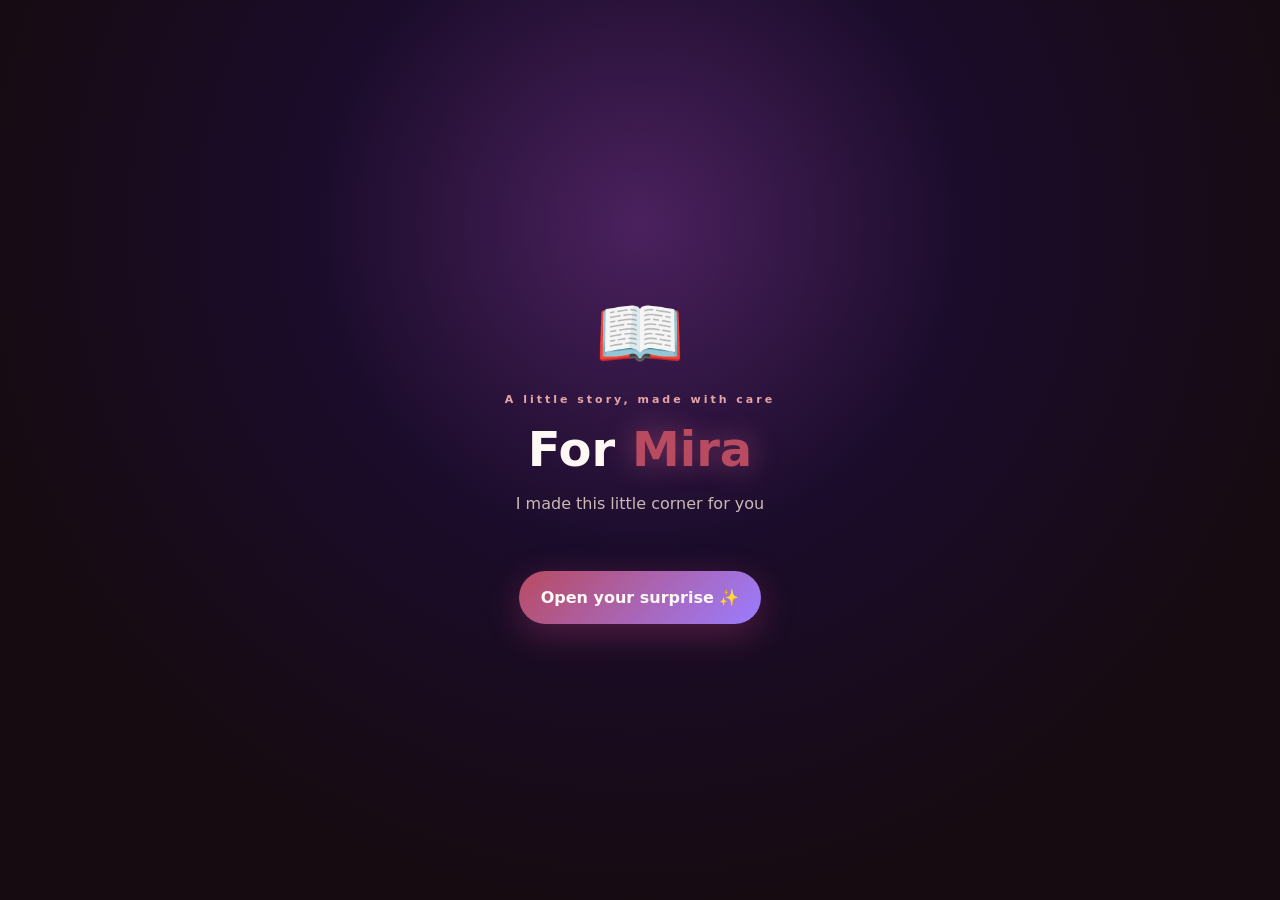
<file: index.html>
<!DOCTYPE html>
<html lang="en">
<head>
  <meta charset="UTF-8">
  <meta name="viewport" content="width=device-width, initial-scale=1.0, viewport-fit=cover">
  <meta name="theme-color" content="#241016">
  <title>For Mira — Chapter 18</title>
  <link rel="stylesheet" href="style.css">
</head>
<body>

  <div id="scrollProgress"></div>
  <div id="particles"></div>

  <!-- OPENING -->
  <section id="opening" class="screen">
    <div class="opening-card">
      <div class="mini-book">📖</div>
      <p class="eyebrow">A little story, made with care</p>
      <h1>For <span>Mira</span></h1>
      <p id="openingText"></p>
      <button class="primary-btn" id="startBtn" type="button" onclick="document.getElementById('opening').classList.add('hidden'); document.getElementById('site').classList.remove('hidden');">Open your surprise ✨</button>
    </div>
  </section>

  <main id="site" class="hidden">
    <nav class="site-nav" aria-label="Main navigation">
      <a class="nav-brand" href="index.html">Mira <span>✦</span></a>
      <div class="nav-links">
        <a href="index.html" aria-current="page">Home</a>
        <a href="universe.html">Her Universe</a>
        <a href="dreams.html">Dreams</a>
        <a href="letter.html">Letter</a>
      </div>
    </nav>

    <!-- HERO -->
    <section class="hero section-pad reveal-section">
      <div class="glow glow-one"></div>
      <div class="glow glow-two"></div>
      <div class="hero-content hero-depth">
        <p class="eyebrow">13 NOVEMBER 2026 · CHAPTER 18</p>
        <h1>Happy Birthday,<br><span>Mira</span> 💗</h1>
        <p class="hero-sub">To someone who keeps asking questions, cares deeply, and is still discovering all that life can be.</p>
        <button class="outline-btn" data-scroll="about">Start the story ↓</button>
      </div>
    </section>

    <!-- ABOUT -->
    <section id="about" class="section-pad reveal-section">
      <p class="eyebrow">THE LITTLE THINGS THAT MAKE YOU YOU</p>
      <h2>A Mind, a Heart, and a World of Your Own</h2>
      <div class="trait-grid">
        <article class="trait-card"><span>🔎</span><h3>A questioning mind</h3><p>You look beyond the obvious, ask difficult questions, and try to understand why people and society work the way they do.</p></article>
        <article class="trait-card"><span>⚖️</span><h3>A sense of fairness</h3><p>Equality, dignity and women's safety matter to you. You don't hesitate to question things that feel unjust.</p></article>
        <article class="trait-card"><span>💗</span><h3>A caring heart</h3><p>Your family matters deeply to you, and you value kindness, loyalty and effort in the people around you.</p></article>
        <article class="trait-card"><span>🎈</span><h3>Room for little joys</h3><p>Festivals, good food, celebrations and time with people you love deserve their own place in a full life.</p></article>
      </div>
    </section>

    <!-- LETTER MEMORIES -->
    <section class="section-pad reveal-section memory-section">
      <p class="eyebrow">A FEW THINGS I REMEMBER</p>
      <h2>Little Traces from Our Letters</h2>
      <p class="memory-intro">Some conversations leave a mark long after the page is closed. These are a few things I still carry with me.</p>
      <div class="memory-list">
        <article class="memory-note"><span>01 · THE WAY YOU SEE LIFE</span><p>I remember how you described your experiences, and how genuinely you seemed to enjoy the small details of living.</p></article>
        <article class="memory-note"><span>02 · THE ADVICE THAT STAYED</span><p>You once talked about making time for people who matter, even between study sessions. I still remember that thought.</p></article>
        <article class="memory-note"><span>03 · THE CONVERSATIONS</span><p>I miss the kind of conversations that begin with one question and somehow lead us somewhere neither of us expected.</p></article>
      </div>
    </section>

    <!-- CONVERSATION ROOM -->
    <section class="section-pad reveal-section conversation-section">
      <p class="eyebrow">A LITTLE ROOM FOR BIG QUESTIONS</p>
      <h2>If We Had One More Long Conversation…</h2>
      <p class="conversation-intro">Choose a question. No right answer, no pressure—just something interesting to think about.</p>
      <div class="question-options">
        <button class="question-card" type="button" data-question="0"><span>01</span><b>Is it better to be understood or accepted?</b><small>People &amp; connection</small></button>
        <button class="question-card" type="button" data-question="1"><span>02</span><b>Does growing up change what happiness means?</b><small>Life &amp; change</small></button>
        <button class="question-card" type="button" data-question="2"><span>03</span><b>Can two people disagree and still respect each other?</b><small>Values &amp; society</small></button>
      </div>
      <div class="question-reveal" id="questionReveal" aria-live="polite">
        <p class="question-prompt">Pick whichever question catches your attention.</p>
      </div>
    </section>

    <!-- 18 WISHES -->
    <section class="section-pad reveal-section wishes-section">
      <p class="eyebrow">EIGHTEEN SMALL WISHES</p>
      <h2>A Sky Full of Possibilities</h2>
      <p class="wishes-intro">Tap a star. Each one holds a little wish for the year ahead.</p>
      <div class="wish-sky" id="wishSky" aria-label="Eighteen birthday wishes"></div>
      <div class="star-wish" id="starWish" aria-live="polite"><span>✦</span><p>Your next wish is waiting in the stars.</p></div>
    </section>

    <!-- COUNTDOWN -->
    <section class="section-pad countdown-section reveal-section">
      <p class="eyebrow">THE COUNTDOWN TO YOUR DAY</p>
      <h2>Your Birthday Is Almost Here</h2>
      <div class="countdown">
        <div><strong id="days">00</strong><small>days</small></div>
        <div><strong id="hours">00</strong><small>hours</small></div>
        <div><strong id="minutes">00</strong><small>minutes</small></div>
        <div><strong id="seconds">00</strong><small>seconds</small></div>
      </div>
      <p class="tiny-note">13 November 2026</p>
    </section>

    <!-- LETTER -->
    <section id="letter" class="section-pad reveal-section">
      <p class="eyebrow">A LETTER</p>
      <h2>Open When You're Ready 💌</h2>
      <div class="envelope" id="envelope">
        <div class="envelope-top"></div>
        <div class="envelope-body">
          <span>Tap to open</span>
          <b>For Mira</b>
        </div>
      </div>
      <article class="letter-card hidden" id="letterCard">
        <p id="personalLetter"></p><span class="typing-cursor">|</span>
      </article>
      <p class="tiny-note">A few words, written with care.</p>
    </section>

    <!-- CAKE -->
    <section class="section-pad cake-section reveal-section">
      <p class="eyebrow">MAKE A WISH</p>
      <h2>18 Candles for 18 ✨</h2>
      <p class="instruction">Take a breath, allow microphone access, then blow towards your phone's microphone.</p>
      <button id="micBlowBtn" class="primary-btn blow-btn" type="button">🎤 Enable microphone</button>
      <p id="blowStatus" class="tiny-note" role="status" aria-live="polite">Or tap the candles if you prefer not to use the microphone.</p>
      <div class="cake-wrap">
        <div class="candles" id="candles"></div>
        <div class="cake">
          <div class="icing"></div>
          <div class="cake-layer layer-one"></div>
          <div class="cake-layer layer-two"></div>
          <div class="cake-plate"></div>
        </div>
      </div>
      <p id="wishMessage" class="wish-message"></p>
    </section>

    <!-- FRIENDSHIP TIMELINE -->
    <section class="section-pad reveal-section">
      <p class="eyebrow">A FEW PAGES SO FAR</p>
      <h2>Every Story Has Its Own Beginning</h2>
      <div class="timeline">
        <article class="timeline-item"><span>13 NOVEMBER 2008</span><h3>The day your story began</h3><p>A whole life of memories, discoveries, changes and possibilities began with one ordinary day.</p></article>
        <article class="timeline-item"><span>THE QUESTIONS YOU ASK</span><h3>Always looking a little deeper</h3><p>From human behaviour to fairness and relationships, you keep making space for questions that matter.</p></article>
        <article class="timeline-item"><span>THE PEOPLE YOU VALUE</span><h3>Making room for connection</h3><p>Family, friendship and mutual effort matter to you. The people in your life are part of your story, but they are not the whole story.</p></article>
        <article class="timeline-item"><span>13 NOVEMBER 2026</span><h3>A new chapter at eighteen</h3><p>You don't need every answer today. There is time to explore, change your mind and discover what feels right.</p></article>
      </div>
    </section>

    <!-- BOOK CHAPTERS -->
    <section class="section-pad book-section reveal-section">
      <p class="eyebrow">YOUR STORY, YOUR PACE</p>
      <h2>There Is More Than One Way to Grow</h2>
      <div class="chapter" data-chapter="1"><span>ONE THING YOU KNOW</span><h3>You want to make a difference</h3><p>You have spoken about helping children and older people, supporting your family and building a life with room for meaningful work.</p></div>
      <div class="chapter" data-chapter="2"><span>ONE THING YOU'RE EXPLORING</span><h3>A curious mind, an open future</h3><p>Your interest in psychology and human behaviour is part of your journey. You don't have to turn today's curiosity into a lifelong decision.</p></div>
      <div class="chapter" data-chapter="3"><span>ONE THING WORTH REMEMBERING</span><h3>There is no fixed timeline</h3><p>Dreams can change. Plans can take new directions. Changing your mind is also a way of learning yourself.</p></div>
      <div class="chapter special-chapter"><span>CHAPTER 18</span><h3>The next pages belong to you</h3><p>May you have the freedom, courage and support to write them in your own way.</p></div>
    </section>

    <!-- GIFTS -->
    <section class="section-pad reveal-section">
      <p class="eyebrow">THREE LITTLE SURPRISES</p>
      <h2>Choose a Gift 🎁</h2>
      <div class="gift-grid">
        <button class="gift" data-gift="0">🎁<small>Open me</small></button>
        <button class="gift" data-gift="1">🎁<small>Try me</small></button>
        <button class="gift" data-gift="2">🎁<small>One more</small></button>
      </div>
      <p id="giftMessage" class="gift-message"></p>
    </section>

    <!-- THINGS THAT STAYED WITH ME -->
    <section class="section-pad reveal-section letter-traces">
      <p class="eyebrow">SOMETHING I REMEMBER FROM YOUR LETTERS</p>
      <h2>Some Things Stay Between the Lines</h2>
      <p class="letter-traces-intro">Not every conversation needs a grand conclusion. Sometimes a few things someone says simply stay with you.</p>
      <div class="trace-grid">
        <article class="trace-card">
          <span class="trace-mark">01</span>
          <p class="trace-label">THE WAY YOU SEE THINGS</p>
          <h3>You make ordinary experiences worth listening to.</h3>
          <p>I remember how you would explain the way you experienced life. It made me appreciate not just what happened, but how someone chooses to see it.</p>
        </article>
        <article class="trace-card">
          <span class="trace-mark">02</span>
          <p class="trace-label">THE ADVICE THAT STAYS</p>
          <h3>Make time for the people who matter.</h3>
          <p>You once spoke about writing letters between study sessions. I took something from that: being busy and making time for people don't always have to be opposites.</p>
        </article>
        <article class="trace-card">
          <span class="trace-mark">03</span>
          <p class="trace-label">THE CONVERSATIONS</p>
          <h3>There is always room for one more question.</h3>
          <p>I still remember our deeper conversations—the questions, the different perspectives, and how a simple exchange could turn into something worth thinking about.</p>
        </article>
      </div>
      <blockquote class="trace-quote">“You don't have to carefully edit every part of yourself to be worth knowing.”</blockquote>
      <p class="trace-signoff">A thought I wanted to leave here. — Sagar</p>
    </section>

    <!-- DARK CHOCOLATE SECRET -->
    <section class="section-pad chocolate-section reveal-section">
      <p class="eyebrow">A SMALL REMINDER</p>
      <h2>Open When You Need a Little Encouragement ✨</h2>
      <p>For the days when the next step feels uncertain.</p>
      <button id="chocolateBtn" class="chocolate-btn">✨ A little reminder</button>
      <p class="tiny-note chocolate-hint">You can tap it more than once. The message stays the same.</p>
      <div id="secretMessage" class="secret-message hidden">You don't have to have your whole life figured out at eighteen. Keep learning, keep exploring, and give yourself the same patience you offer other people. 💗</div>
    </section>

    <!-- HER SOUNDTRACK -->
    <section class="section-pad music-section reveal-section" id="soundtrack">
      <p class="eyebrow">A SOUNDTRACK FOR DIFFERENT LITTLE MOMENTS</p>
      <h2>A Little Music for Every Mood 🎵</h2>
      <p class="soundtrack-intro">A few songs for the background of an ordinary day, a quiet evening, or a moment when you feel like getting lost in music.</p>
      <div class="soundtrack-grid">
        <article class="soundtrack-card">
          <span class="soundtrack-number">01 · THE LITTLE UNIVERSE</span>
          <div class="soundtrack-icon">🌙</div>
          <h3>Aashiyan</h3>
          <p>For a gentle, hopeful moment — a little world of your own.</p>
          <a class="soundtrack-play" href="https://open.spotify.com/search/Aashiyan%20Barfi" target="_blank" rel="noopener noreferrer">♫ Listen on Spotify ↗</a>
        </article>
        <article class="soundtrack-card">
          <span class="soundtrack-number">02 · SLOW EVENINGS</span>
          <div class="soundtrack-icon">☁️</div>
          <h3>Iktara</h3>
          <p>For quiet evenings, daydreams and letting your thoughts wander.</p>
          <a class="soundtrack-play" href="https://open.spotify.com/search/Iktara%20Wake%20Up%20Sid" target="_blank" rel="noopener noreferrer">♫ Listen on Spotify ↗</a>
        </article>
        <article class="soundtrack-card">
          <span class="soundtrack-number">03 · A LITTLE NOSTALGIA</span>
          <div class="soundtrack-icon">📖</div>
          <h3>Phir Le Aya Dil</h3>
          <p>For the moments when a melody feels like an old page you want to revisit.</p>
          <a class="soundtrack-play" href="https://open.spotify.com/search/Phir%20Le%20Aya%20Dil%20Barfi" target="_blank" rel="noopener noreferrer">♫ Listen on Spotify ↗</a>
        </article>
        <article class="soundtrack-card">
          <span class="soundtrack-number">04 · OPEN ROADS</span>
          <div class="soundtrack-icon">✨</div>
          <h3>Ilahi</h3>
          <p>For new beginnings, curious days and the excitement of what lies ahead.</p>
          <a class="soundtrack-play" href="https://open.spotify.com/search/Ilahi%20Yeh%20Jawaani%20Hai%20Deewani" target="_blank" rel="noopener noreferrer">♫ Listen on Spotify ↗</a>
        </article>
      </div>
      <p class="tiny-note soundtrack-note">Choose any song. It will open in Spotify, where you can listen in the app or browser.</p>
    </section>

    <!-- MIRA'S OWN BIRTHDAY PAGE -->
    <section class="section-pad reveal-section birthday-reflection-section" id="your-page">
      <p class="eyebrow">A PAGE THAT BELONGS TO YOU</p>
      <h2>Your Birthday, Your Words</h2>
      <p class="reflection-intro">When the day is over, if you feel like it, leave a little note about how it all went. The lovely bits, the unexpected bits, even the things that didn't go to plan. You don't have to answer questions or make it sound perfect. Just write whatever you want to remember.</p>
      <form id="birthday-reflection-form" class="birthday-reflection-form">
        <label for="birthdayReflection">A little piece of your eighteenth birthday</label>
        <textarea id="birthdayReflection" name="birthday_experience" rows="7" minlength="5" maxlength="12000" required placeholder="Dear future me..."></textarea>
        <input type="text" name="_honey" class="reflection-honeypot" tabindex="-1" autocomplete="off" aria-hidden="true">
        <input type="hidden" name="_subject" value="Mira's birthday reflection">
        <input type="hidden" name="_template" value="table">
        <button class="primary-btn" type="submit" id="reflectionSubmit">Send this page</button>
        <p class="reflection-privacy">Your note will be emailed to Sagar. It is processed by FormSubmit to deliver the email, so only share what you're comfortable sending.</p>
        <p class="reflection-status" id="reflectionStatus" role="status" aria-live="polite"></p>
      </form>
    </section>

    <!-- FINAL -->
    <section id="final" class="final-section reveal-section">
      <div class="final-content">
        <div class="big-heart">♥</div>
        <p class="eyebrow">THE LAST PAGE</p>
        <h2>Happy 18th Birthday, Mira 🎂</h2>
        <p id="finalMessage">May this chapter bring you beautiful people, unforgettable memories, peaceful nights, exciting mornings, and many, many reasons to smile.</p>
        <button id="finalBtn" class="primary-btn">Open the final surprise ✨</button>
      </div>
    </section>

    <footer>Made with a little code, a lot of thought, and ❤️</footer>
  </main>

  <div id="lightbox" class="lightbox hidden">
    <button id="closeLightbox" aria-label="Close">×</button>
    <img id="lightboxImg" alt="Memory">
    <p id="lightboxCaption"></p>
  </div>

  <div id="toast"></div>
  <script src="script.js?v=opening-fix-20261113"></script>
</body>
</html>
</file>
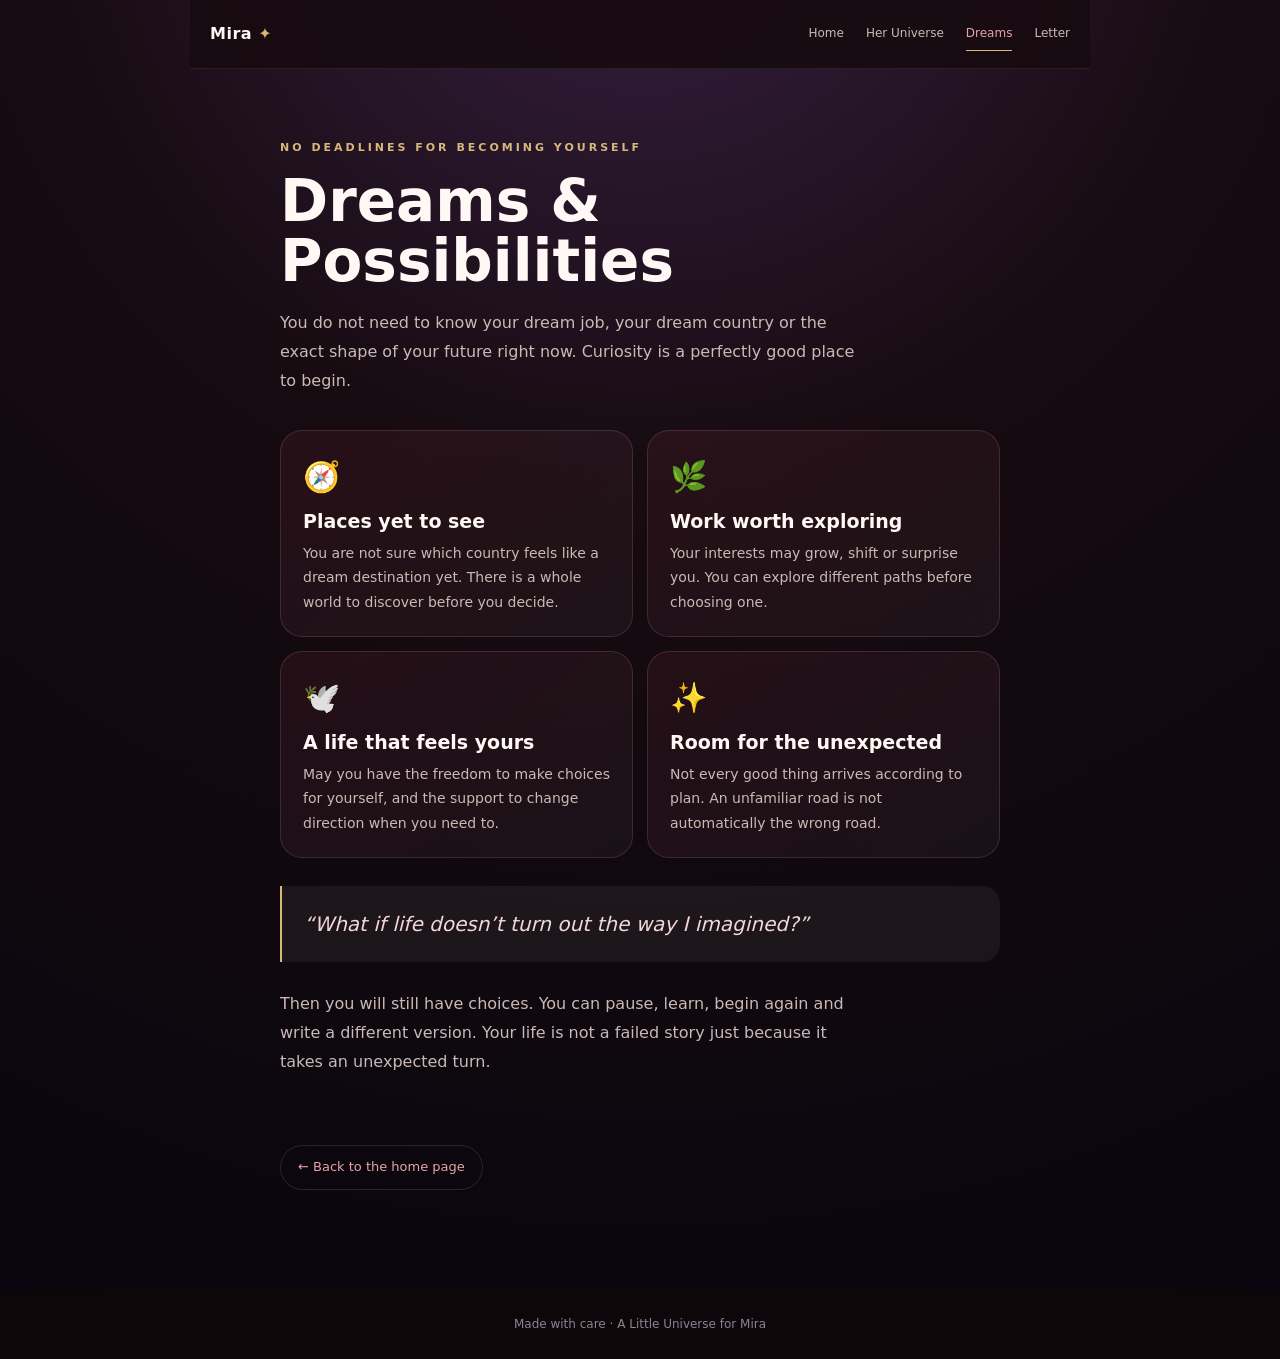
<file: dreams.html>
<!DOCTYPE html>
<html lang="en"><head><meta charset="UTF-8"><meta name="viewport" content="width=device-width, initial-scale=1.0"><meta name="theme-color" content="#241016"><title>Dreams &amp; Possibilities — Mira</title><link rel="stylesheet" href="style.css"></head>
<body><nav class="site-nav" aria-label="Main navigation"><a class="nav-brand" href="index.html">Mira <span>✦</span></a><div class="nav-links"><a href="index.html">Home</a><a href="universe.html">Her Universe</a><a href="dreams.html" aria-current="page">Dreams</a><a href="letter.html">Letter</a></div></nav>
<main class="page-shell"><p class="page-kicker">NO DEADLINES FOR BECOMING YOURSELF</p><h1 class="page-title">Dreams &amp; Possibilities</h1><p class="page-intro">You do not need to know your dream job, your dream country or the exact shape of your future right now. Curiosity is a perfectly good place to begin.</p>
<div class="page-grid">
<article class="page-card"><span class="page-icon">🧭</span><h2>Places yet to see</h2><p>You are not sure which country feels like a dream destination yet. There is a whole world to discover before you decide.</p></article>
<article class="page-card"><span class="page-icon">🌿</span><h2>Work worth exploring</h2><p>Your interests may grow, shift or surprise you. You can explore different paths before choosing one.</p></article>
<article class="page-card"><span class="page-icon">🕊️</span><h2>A life that feels yours</h2><p>May you have the freedom to make choices for yourself, and the support to change direction when you need to.</p></article>
<article class="page-card"><span class="page-icon">✨</span><h2>Room for the unexpected</h2><p>Not every good thing arrives according to plan. An unfamiliar road is not automatically the wrong road.</p></article>
</div><blockquote class="page-quote">“What if life doesn’t turn out the way I imagined?”</blockquote><p class="page-intro">Then you will still have choices. You can pause, learn, begin again and write a different version. Your life is not a failed story just because it takes an unexpected turn.</p><a class="page-back" href="index.html">← Back to the home page</a></main><footer class="page-footer">Made with care · A Little Universe for Mira</footer></body></html>
</file>
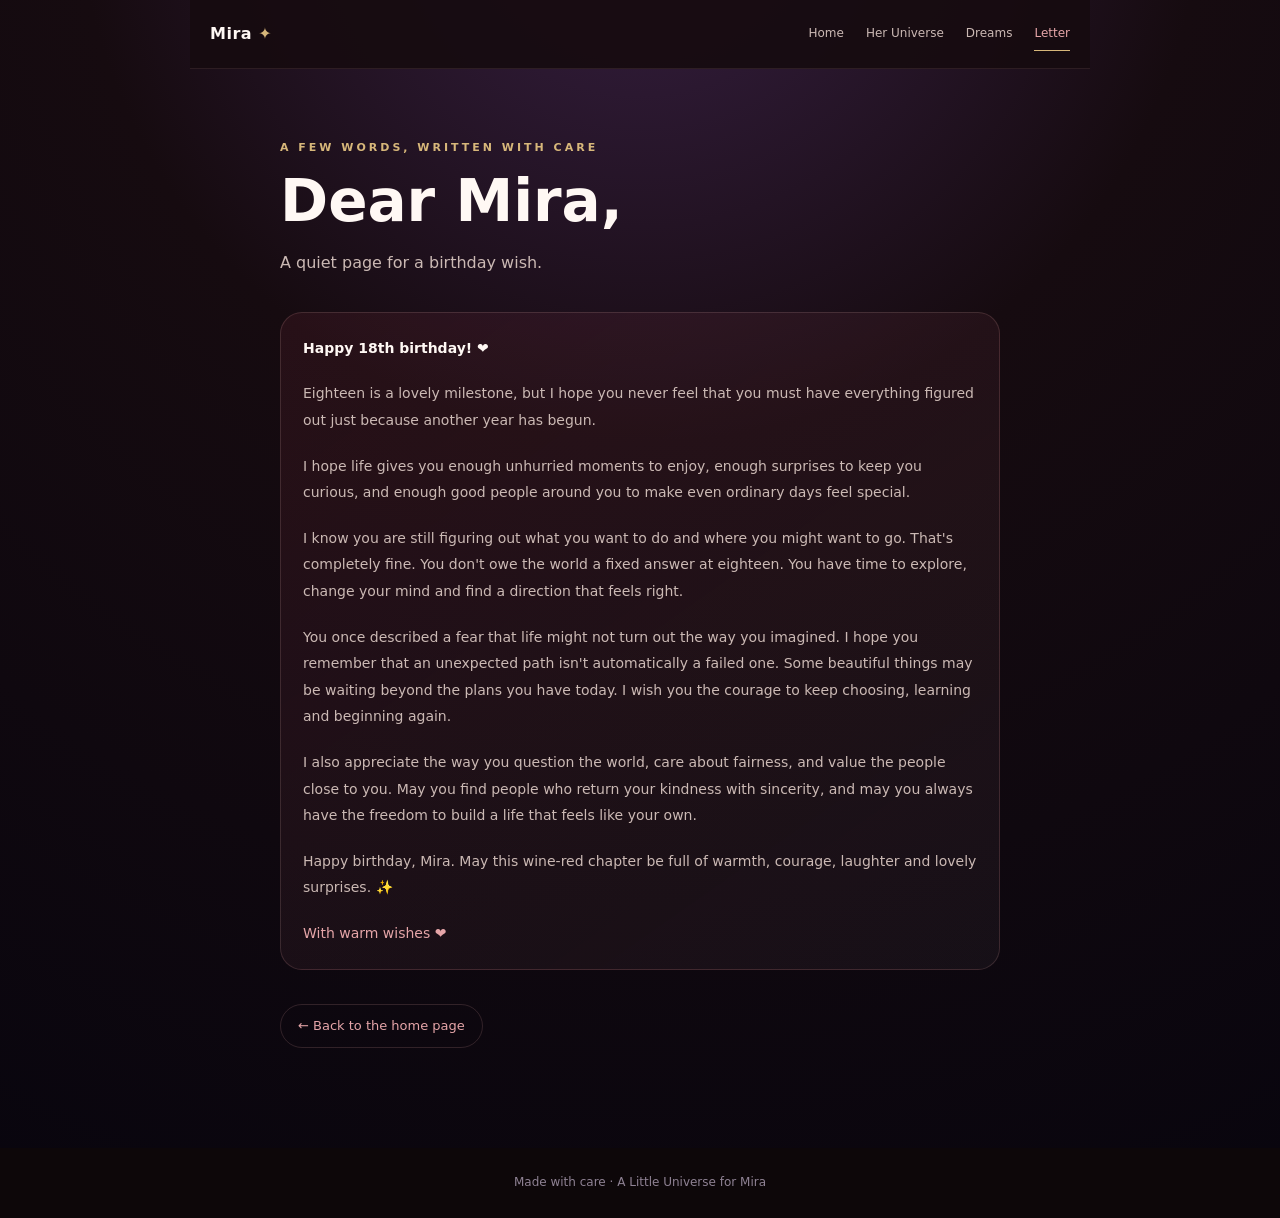
<file: letter.html>
<!DOCTYPE html>
<html lang="en"><head><meta charset="UTF-8"><meta name="viewport" content="width=device-width, initial-scale=1.0"><meta name="theme-color" content="#241016"><title>A Birthday Letter — Mira</title><link rel="stylesheet" href="style.css"></head>
<body><nav class="site-nav" aria-label="Main navigation"><a class="nav-brand" href="index.html">Mira <span>✦</span></a><div class="nav-links"><a href="index.html">Home</a><a href="universe.html">Her Universe</a><a href="dreams.html">Dreams</a><a href="letter.html" aria-current="page">Letter</a></div></nav>
<main class="page-shell"><p class="page-kicker">A FEW WORDS, WRITTEN WITH CARE</p><h1 class="page-title">Dear Mira,</h1><p class="page-intro">A quiet page for a birthday wish.</p>
<article class="page-card letter-page-card"><p>Happy 18th birthday! ❤️</p>
<p>Eighteen is a lovely milestone, but I hope you never feel that you must have everything figured out just because another year has begun.</p>
<p>I hope life gives you enough unhurried moments to enjoy, enough surprises to keep you curious, and enough good people around you to make even ordinary days feel special.</p>
<p>I know you are still figuring out what you want to do and where you might want to go. That's completely fine. You don't owe the world a fixed answer at eighteen. You have time to explore, change your mind and find a direction that feels right.</p>
<p>You once described a fear that life might not turn out the way you imagined. I hope you remember that an unexpected path isn't automatically a failed one. Some beautiful things may be waiting beyond the plans you have today. I wish you the courage to keep choosing, learning and beginning again.</p>
<p>I also appreciate the way you question the world, care about fairness, and value the people close to you. May you find people who return your kindness with sincerity, and may you always have the freedom to build a life that feels like your own.</p>
<p>Happy birthday, Mira. May this wine-red chapter be full of warmth, courage, laughter and lovely surprises. ✨</p>
<p class="letter-signoff">With warm wishes ❤️</p></article>
<a class="page-back" href="index.html">← Back to the home page</a></main><footer class="page-footer">Made with care · A Little Universe for Mira</footer></body></html>
</file>
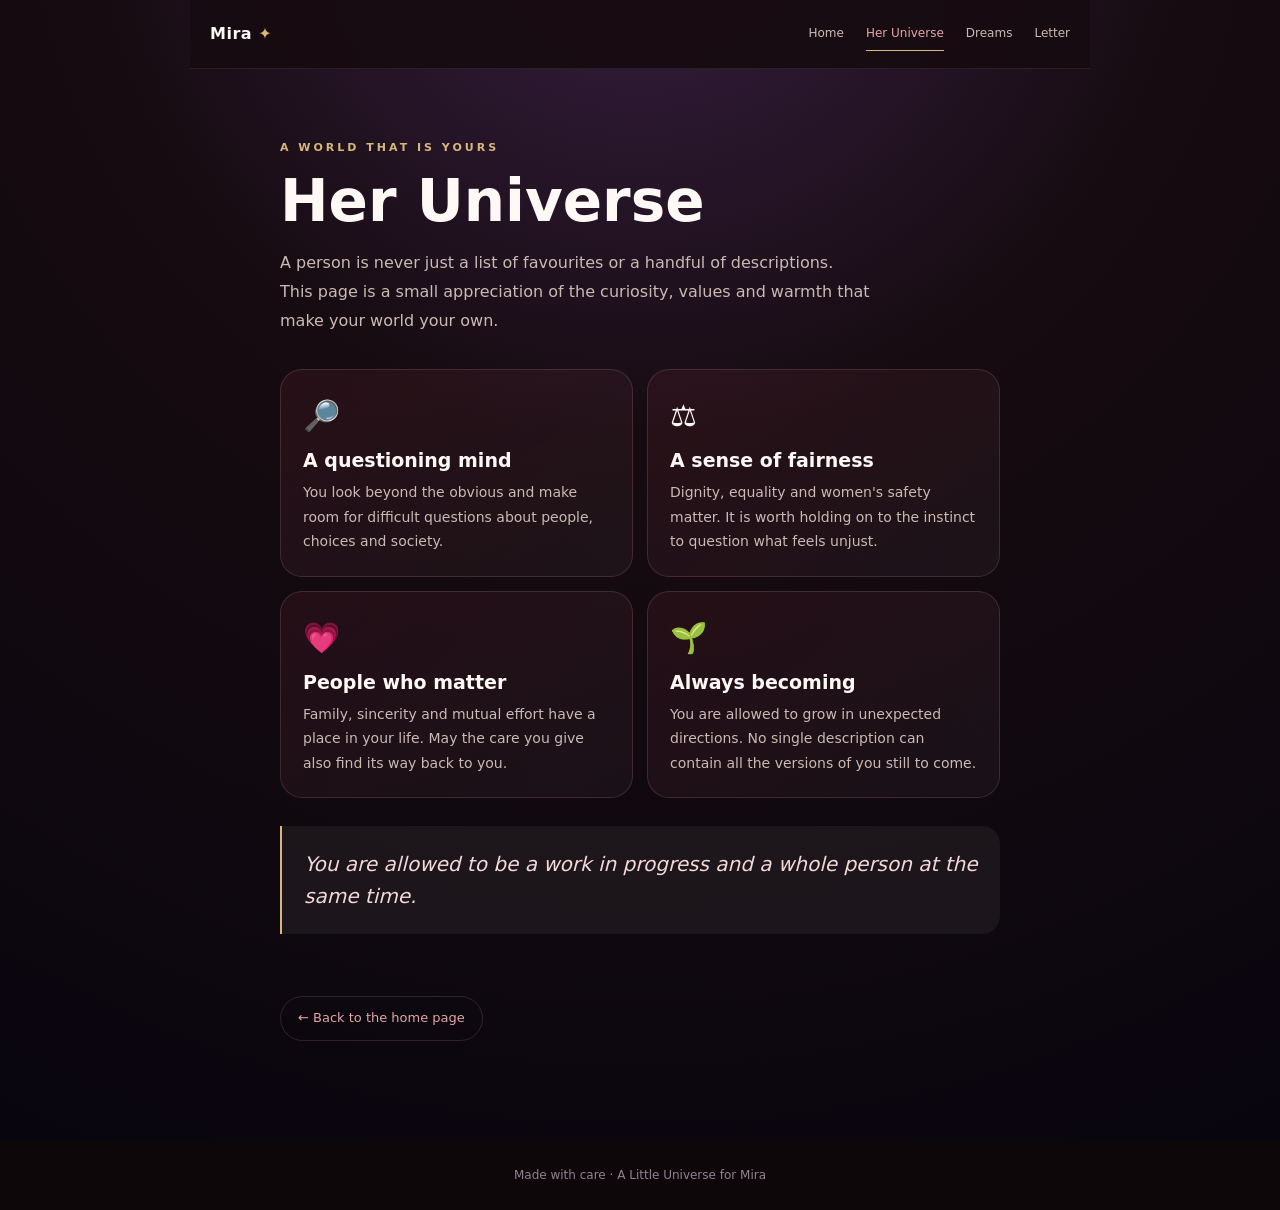
<file: universe.html>
<!DOCTYPE html>
<html lang="en"><head><meta charset="UTF-8"><meta name="viewport" content="width=device-width, initial-scale=1.0"><meta name="theme-color" content="#241016"><title>Her Universe — Mira</title><link rel="stylesheet" href="style.css"></head>
<body><nav class="site-nav" aria-label="Main navigation"><a class="nav-brand" href="index.html">Mira <span>✦</span></a><div class="nav-links"><a href="index.html">Home</a><a href="universe.html" aria-current="page">Her Universe</a><a href="dreams.html">Dreams</a><a href="letter.html">Letter</a></div></nav>
<main class="page-shell"><p class="page-kicker">A WORLD THAT IS YOURS</p><h1 class="page-title">Her Universe</h1><p class="page-intro">A person is never just a list of favourites or a handful of descriptions. This page is a small appreciation of the curiosity, values and warmth that make your world your own.</p>
<div class="page-grid">
<article class="page-card"><span class="page-icon">🔎</span><h2>A questioning mind</h2><p>You look beyond the obvious and make room for difficult questions about people, choices and society.</p></article>
<article class="page-card"><span class="page-icon">⚖️</span><h2>A sense of fairness</h2><p>Dignity, equality and women's safety matter. It is worth holding on to the instinct to question what feels unjust.</p></article>
<article class="page-card"><span class="page-icon">💗</span><h2>People who matter</h2><p>Family, sincerity and mutual effort have a place in your life. May the care you give also find its way back to you.</p></article>
<article class="page-card"><span class="page-icon">🌱</span><h2>Always becoming</h2><p>You are allowed to grow in unexpected directions. No single description can contain all the versions of you still to come.</p></article>
</div><blockquote class="page-quote">You are allowed to be a work in progress and a whole person at the same time.</blockquote><a class="page-back" href="index.html">← Back to the home page</a></main><footer class="page-footer">Made with care · A Little Universe for Mira</footer></body></html>
</file>
<file: style.css>
*{box-sizing:border-box;margin:0;padding:0}
:root{--bg:#160b10;--bg2:#241016;--pink:#b94b61;--pink2:#e5a5a8;--lav:#a77d86;--gold:#d7b77a;--text:#fff8f4;--muted:#cbb9b4;--card:rgba(255,244,238,.055);--border:rgba(229,165,168,.17)}
html{scroll-behavior:smooth}
body{font-family:system-ui,-apple-system,BlinkMacSystemFont,"Segoe UI",sans-serif;background:var(--bg);color:var(--text);overflow-x:hidden;line-height:1.6}
button{font:inherit;color:inherit;border:0;cursor:pointer}
.hidden{display:none!important}
code{color:var(--pink2);font-size:.8em}
#particles{position:fixed;inset:0;pointer-events:none;z-index:0;overflow:hidden}
.particle{position:absolute;width:3px;height:3px;border-radius:50%;background:#fff;opacity:.5;animation:float 8s linear infinite}
.screen{min-height:100svh;display:grid;place-items:center;padding:25px;background:radial-gradient(circle at 50% 25%,#4b215e 0,#1b0c2b 35%,#160b10 75%);position:relative;z-index:1}
.opening-card{text-align:center;max-width:390px;padding:35px 22px}
.mini-book{font-size:72px;animation:bob 2s ease-in-out infinite}
.eyebrow{font-size:11px;letter-spacing:3px;color:var(--pink2);font-weight:700}
.opening-card h1{font-size:48px;line-height:1.05;margin:16px 0}
.opening-card h1 span,.hero h1 span{color:var(--pink);text-shadow:0 0 30px rgba(255,120,170,.4)}
.opening-card>p:not(.eyebrow){color:var(--muted);min-height:55px;margin-bottom:25px}
.primary-btn,.outline-btn,.chocolate-btn{padding:14px 22px;border-radius:999px;font-weight:700;background:linear-gradient(135deg,var(--pink),#9b7cff);box-shadow:0 10px 35px rgba(255,80,150,.25)}
.outline-btn{background:transparent;border:1px solid var(--pink)}
.section-pad{position:relative;z-index:1;max-width:620px;margin:auto;padding:90px 20px}
.hero{min-height:100svh;display:grid;place-items:center;text-align:center;overflow:hidden;background:radial-gradient(circle at 50% 40%,#48202a,#160b10 65%)}
.hero-content{position:relative;z-index:2}
.hero h1{font-size:52px;line-height:1.02;margin:18px 0}
.hero-sub,.section-sub{color:var(--muted);max-width:470px;margin:0 auto 28px}
.glow{position:absolute;width:240px;height:240px;border-radius:50%;filter:blur(70px);opacity:.3}
.glow-one{background:var(--pink);left:-100px;top:10%}.glow-two{background:var(--lav);right:-100px;bottom:10%}
h2{font-size:31px;line-height:1.15;margin:12px 0 30px}
.trait-grid{display:grid;grid-template-columns:1fr 1fr;gap:12px}
.trait-card,.chapter,.letter-card{background:var(--card);border:1px solid var(--border);border-radius:24px;padding:22px;backdrop-filter:blur(12px)}
.trait-card span{font-size:34px}.trait-card h3{margin:10px 0 5px}.trait-card p{font-size:14px;color:var(--muted)}
.countdown-section{text-align:center;background:linear-gradient(180deg,#160b10,#170b25)}
.countdown{display:grid;grid-template-columns:repeat(4,1fr);gap:8px}
.countdown div{background:var(--card);border:1px solid var(--border);border-radius:18px;padding:15px 4px}
.countdown strong{display:block;font-size:25px;color:var(--pink)}.countdown small{color:var(--muted)}
.tiny-note{font-size:12px;color:#8f8294;margin-top:18px}
.envelope{height:180px;position:relative;max-width:330px;margin:30px auto;cursor:pointer;filter:drop-shadow(0 15px 25px rgba(0,0,0,.3))}
.envelope-body{position:absolute;inset:25px 0 0;background:#f4a7c6;color:#32112c;border-radius:10px;display:grid;place-items:center;font-weight:700;z-index:2}.envelope-body span{font-size:12px}.envelope-body b{font-size:24px}
.envelope-top{position:absolute;top:25px;left:0;width:100%;height:100px;background:#ffd1e2;clip-path:polygon(0 0,50% 75%,100% 0);z-index:3}
.letter-card{min-height:250px;text-align:left;color:#f8e9f3;line-height:1.85}.typing-cursor{color:var(--pink);animation:blink .7s infinite}
.cake-section{text-align:center}.instruction{color:var(--muted);margin-bottom:15px}.cake-wrap{height:270px;position:relative;width:290px;margin:auto}
.cake{position:absolute;bottom:15px;left:50%;transform:translateX(-50%);width:240px;height:130px}
.cake-layer{position:absolute;left:0;right:0;border-radius:18px;background:#c86692}.layer-one{height:65px;bottom:0}.layer-two{height:55px;bottom:48px;background:#e98bb0}.icing{position:absolute;z-index:2;bottom:83px;left:0;right:0;height:30px;border-radius:18px;background:#ffe0eb}
.cake-plate{position:absolute;bottom:-8px;left:-20px;right:-20px;height:18px;border-radius:50%;background:#9b7cff}
.candles{position:absolute;bottom:130px;left:15px;right:15px;height:90px;z-index:5;display:flex;align-items:end;justify-content:center;gap:5px}
.candle{width:9px;height:45px;background:repeating-linear-gradient(135deg,#fff 0 6px,#ff78aa 6px 11px);border-radius:3px;position:relative}.flame{position:absolute;width:13px;height:18px;left:-2px;top:-17px;background:#ffd166;border-radius:50% 50% 50% 10%;transform:rotate(45deg);box-shadow:0 0 12px #ff9f43}.candle.blown .flame{display:none}.wish-message{color:var(--gold);font-weight:700;min-height:30px}
.gallery{display:flex;gap:14px;overflow-x:auto;padding:8px 2px 18px;scroll-snap-type:x mandatory}.photo-card{flex:0 0 250px;height:320px;border-radius:25px;scroll-snap-align:center;display:flex;flex-direction:column;justify-content:end;align-items:flex-start;padding:20px;text-align:left;background:linear-gradient(145deg,#2a173d,#ff5d9a);overflow:hidden;position:relative}.photo-card.placeholder:before{content:"📷";position:absolute;top:85px;left:50%;transform:translateX(-50%);font-size:65px;opacity:.8}.photo-card span,.photo-card b{position:relative;z-index:2}.photo-card span{color:var(--pink2);font-size:12px;letter-spacing:2px}.photo-card b{font-size:20px}
.book-section{background:linear-gradient(180deg,#13091f,#0e0716)}.chapter{margin:12px 0}.chapter span{font-size:11px;letter-spacing:2px;color:var(--gold)}.chapter h3{margin:8px 0}.chapter p{color:var(--muted);font-size:14px}.special-chapter{border-color:rgba(255,217,138,.35);background:linear-gradient(145deg,rgba(255,217,138,.1),rgba(255,120,170,.07))}
.gift-grid{display:grid;grid-template-columns:repeat(3,1fr);gap:10px}.gift{height:130px;border-radius:22px;background:var(--card);border:1px solid var(--border);font-size:48px;display:grid;place-items:center}.gift small{display:block;font-size:11px;color:var(--muted)}.gift-message{min-height:40px;text-align:center;color:var(--pink2);margin-top:20px}
.chocolate-section{text-align:center;background:linear-gradient(180deg,#160b10,#21100e)}.chocolate-section>p:not(.eyebrow){color:var(--muted);margin-bottom:25px}.chocolate-btn{background:linear-gradient(135deg,#6d3828,#30130e)}.secret-message{margin-top:20px;padding:18px;border-radius:20px;background:rgba(255,217,138,.08);border:1px solid rgba(255,217,138,.25);color:#ffe3b0}
.music-section{text-align:center}.final-section{min-height:100svh;display:grid;place-items:center;text-align:center;padding:30px;background:radial-gradient(circle at center,#4b1b27,#160b10 70%)}.final-content{max-width:520px}.big-heart{font-size:75px;color:var(--pink);animation:heart 1.2s infinite}.final-content h2{font-size:42px}.final-content>p:not(.eyebrow){color:var(--muted);line-height:1.8;margin-bottom:28px}footer{text-align:center;padding:35px 20px;color:#7f7185;background:#0d0709;font-size:13px}
.lightbox{position:fixed;inset:0;z-index:100;background:rgba(5,2,10,.96);display:grid;place-items:center;padding:20px}.lightbox img{max-width:100%;max-height:75vh;border-radius:18px}.lightbox button{position:absolute;top:18px;right:18px;width:42px;height:42px;border-radius:50%;background:#fff;color:#111;font-size:28px}.lightbox p{position:absolute;bottom:35px;color:#fff}
#toast{position:fixed;left:50%;bottom:25px;transform:translate(-50%,20px);background:#fff;color:#160b1c;padding:10px 16px;border-radius:999px;font-size:13px;opacity:0;pointer-events:none;z-index:200;transition:.3s}.toast-show{opacity:1!important;transform:translate(-50%,0)!important}
.confetti{position:fixed;z-index:150;width:7px;height:13px;top:-20px;pointer-events:none;animation:fall 3s linear forwards}
@keyframes bob{50%{transform:translateY(-12px)}}@keyframes float{from{transform:translateY(100vh);opacity:0}15%{opacity:.5}to{transform:translateY(-10vh);opacity:0}}@keyframes blink{50%{opacity:0}}@keyframes heart{50%{transform:scale(1.16)}}@keyframes fall{to{transform:translateY(110vh) rotate(720deg)}}
@media(max-width:380px){.hero h1{font-size:44px}.opening-card h1{font-size:42px}.countdown strong{font-size:21px}.trait-card{padding:16px}.final-content h2{font-size:34px}}


/* ===== PREMIUM V2 POLISH ===== */
body{background:radial-gradient(circle at 50% -10%,#382044 0,#160b10 38%,#08050e 100%)}
#scrollProgress{position:fixed;top:0;left:0;height:3px;width:0;background:linear-gradient(90deg,var(--pink),var(--lav),var(--gold));z-index:500;box-shadow:0 0 16px rgba(255,120,170,.55)}
.reveal-section{opacity:0;transform:translateY(34px) scale(.985);transition:opacity .9s cubic-bezier(.2,.75,.2,1),transform .9s cubic-bezier(.2,.75,.2,1)}
.reveal-section.visible{opacity:1;transform:none}
.hero-depth{animation:heroIn 1.1s cubic-bezier(.2,.75,.2,1) both}
@keyframes heroIn{from{opacity:0;transform:translateY(22px) scale(.97)}to{opacity:1;transform:none}}
.hero:after{content:"";position:absolute;inset:0;background:radial-gradient(circle at 50% 45%,transparent 0,transparent 38%,rgba(0,0,0,.18) 100%);pointer-events:none}
.glow{animation:orbFloat 9s ease-in-out infinite alternate}
.glow-two{animation-delay:-3s}
@keyframes orbFloat{to{transform:translate3d(20px,-24px,0) scale(1.12)}}
.trait-card,.chapter,.gift,.photo-card,.countdown>div{transition:transform .45s cubic-bezier(.2,.75,.2,1),border-color .45s,background .45s,box-shadow .45s}
.trait-card:hover,.chapter:hover,.gift:hover,.photo-card:hover,.countdown>div:hover{transform:translateY(-6px);border-color:rgba(255,120,170,.34);box-shadow:0 18px 50px rgba(0,0,0,.28)}
.countdown>div{background:linear-gradient(145deg,rgba(255,255,255,.095),rgba(255,255,255,.035));backdrop-filter:blur(14px);box-shadow:inset 0 1px rgba(255,255,255,.08),0 15px 45px rgba(0,0,0,.2)}
.envelope{transition:transform .8s cubic-bezier(.2,.75,.2,1),filter .5s}.envelope:hover{transform:translateY(-8px) rotateX(2deg)}
.envelope:after{content:"";position:absolute;inset:-14px;border-radius:28px;background:radial-gradient(circle,rgba(255,120,170,.18),transparent 62%);filter:blur(14px);z-index:-1;opacity:.65}
.candle{transition:transform .25s,filter .35s}.candle:hover{transform:translateY(-5px) scale(1.06)}
.flame{filter:drop-shadow(0 0 8px rgba(255,217,138,.7))}
.photo-card{overflow:hidden}.photo-card img{transition:transform .8s cubic-bezier(.2,.75,.2,1),filter .8s}.photo-card:hover img{transform:scale(1.07);filter:saturate(1.08)}
.photo-card:not(.placeholder){padding:0;min-height:210px}.photo-card:not(.placeholder) img{position:absolute;inset:0;width:100%;height:100%;object-fit:cover}.photo-card:not(.placeholder):after{content:"";position:absolute;inset:0;background:linear-gradient(180deg,transparent 45%,rgba(0,0,0,.72));pointer-events:none}.photo-card:not(.placeholder) span,.photo-card:not(.placeholder) b{z-index:2}
.chapter{position:relative;overflow:hidden}.chapter:before{content:"";position:absolute;width:140px;height:140px;border-radius:50%;right:-60px;top:-60px;background:radial-gradient(circle,var(--lav),transparent 68%);opacity:.1;transition:.5s}.chapter:hover:before{transform:scale(1.6);opacity:.18}
.gift{position:relative;overflow:hidden}.gift:after{content:"";position:absolute;inset:0;background:linear-gradient(120deg,transparent 35%,rgba(255,255,255,.12) 50%,transparent 65%);transform:translateX(-120%);transition:.8s}.gift:hover:after{transform:translateX(120%)}
.chocolate-section{overflow:hidden}.chocolate-section:before{content:"";position:absolute;width:260px;height:260px;left:50%;top:40%;transform:translate(-50%,-50%);border-radius:50%;background:radial-gradient(circle,#8b4b3040,transparent 68%);filter:blur(10px);pointer-events:none}.chocolate-btn{position:relative;z-index:2}.chocolate-btn.chocolate-pop{animation:chocoPop .65s cubic-bezier(.2,.9,.2,1)}
@keyframes chocoPop{35%{transform:scale(1.13) rotate(-3deg)}65%{transform:scale(.97) rotate(2deg)}to{transform:none}}
.secret-message{animation:secretIn .65s cubic-bezier(.2,.75,.2,1) both}@keyframes secretIn{from{opacity:0;transform:translateY(15px) scale(.96)}to{opacity:1;transform:none}}
.final-section{overflow:hidden}.final-section:before{content:"";position:absolute;width:420px;height:420px;border-radius:50%;background:radial-gradient(circle,#ff78aa28,transparent 68%);filter:blur(18px);animation:finalGlow 6s ease-in-out infinite alternate}@keyframes finalGlow{to{transform:scale(1.2)}}
.big-heart{text-shadow:0 0 35px rgba(255,120,170,.35)}
@media(min-width:700px){.section-pad{padding-top:120px;padding-bottom:120px}.trait-grid{gap:18px}.gallery{gap:18px}.photo-card{min-height:250px}.photo-card:not(.placeholder){min-height:250px}}
@media(prefers-reduced-motion:reduce){*,*:before,*:after{scroll-behavior:auto!important;animation:none!important;transition:none!important}.reveal-section{opacity:1;transform:none}}

/* Mira personal edition: wine, rose and warm gold */
.timeline{position:relative;margin:28px 0 0;padding-left:25px}
.timeline:before{content:"";position:absolute;left:6px;top:8px;bottom:12px;width:1px;background:linear-gradient(var(--gold),var(--pink),transparent)}
.timeline-item{position:relative;margin:0 0 18px;padding:20px 21px 22px;background:var(--card);border:1px solid var(--border);border-radius:20px}
.timeline-item:before{content:"";position:absolute;left:-25px;top:25px;width:11px;height:11px;border-radius:50%;background:var(--gold);box-shadow:0 0 14px rgba(215,183,122,.35)}
.timeline-item span{font-size:10px;letter-spacing:2px;color:var(--gold);font-weight:700}
.timeline-item h3{margin:8px 0 5px}
.timeline-item p{font-size:14px;color:var(--muted)}


/* Preserve the original Premium V2 palette. */
.favourites-section{background:linear-gradient(180deg,rgba(75,22,34,.24),transparent)}
.favourite-grid{display:grid;grid-template-columns:repeat(2,minmax(0,1fr));gap:12px}
.favourite-card{min-height:145px;padding:18px;border-radius:21px;background:linear-gradient(145deg,rgba(132,45,64,.19),rgba(255,244,238,.045));border:1px solid var(--border);display:flex;flex-direction:column;align-items:flex-start;justify-content:center;transition:transform .35s,border-color .35s}
.favourite-card:hover{transform:translateY(-5px);border-color:rgba(212,154,162,.45)}
.favourite-card span{font-size:27px;margin-bottom:8px}
.favourite-card small{font-size:9px;letter-spacing:1.6px;color:var(--gold);font-weight:700}
.favourite-card h3{font-size:15px;line-height:1.35;margin-top:5px}
.future-section{text-align:center;background:linear-gradient(180deg,rgba(75,22,34,.22),transparent)}
.future-section>p:not(.eyebrow){color:var(--muted);max-width:510px;margin:0 auto 18px}
.future-section blockquote{margin:25px auto;padding:20px;border-left:2px solid var(--gold);background:var(--card);border-radius:0 16px 16px 0;color:#f3d7d9;font-size:19px;font-style:italic;max-width:480px}
@media(max-width:380px){.favourite-grid{gap:8px}.favourite-card{padding:14px;min-height:135px}.favourite-card h3{font-size:14px}}


/* ===== MOBILE PERFORMANCE PATCH =====
   Keep the visual identity while reducing expensive paint/compositing work. */
@media(max-width:700px){
  #particles{opacity:.28}
  .particle{animation-duration:14s!important}
  .trait-card,.chapter,.gift,.countdown>div,.favourite-card{backdrop-filter:none!important;-webkit-backdrop-filter:none!important;box-shadow:none}
  .glow{filter:none;opacity:.16;animation:none}
  .hero:after{display:none}
  .envelope:after{display:none}
  .chapter:before,.final-section:before,.chocolate-section:before{display:none}
  .reveal-section{transform:translateY(12px);transition:opacity .35s ease,transform .35s ease}
  .trait-card,.chapter,.gift,.photo-card,.countdown>div,.favourite-card{transition:none}
  .trait-card:hover,.chapter:hover,.gift:hover,.photo-card:hover,.countdown>div:hover,.favourite-card:hover{transform:none;box-shadow:none}
}
@media(prefers-reduced-motion:reduce){
  #particles,.glow,.hero-depth,.big-heart{animation:none!important}
  .reveal-section{opacity:1!important;transform:none!important}
}


/* ===== Multi-page navigation and page layouts ===== */
.site-nav{position:relative;z-index:20;max-width:900px;margin:0 auto;padding:17px 20px;display:flex;align-items:center;justify-content:space-between;gap:14px;border-bottom:1px solid rgba(212,154,162,.12);background:rgba(22,11,16,.92)}
.nav-brand{color:var(--text);font-weight:800;text-decoration:none;letter-spacing:.5px;white-space:nowrap}
.nav-brand span{color:var(--gold)}
.nav-links{display:flex;align-items:center;gap:clamp(9px,2vw,22px);flex-wrap:wrap;justify-content:flex-end}
.nav-links a{font-size:12px;color:var(--muted);text-decoration:none;padding:7px 0;border-bottom:1px solid transparent}
.nav-links a:hover,.nav-links a[aria-current="page"]{color:var(--pink2);border-color:var(--gold)}
.page-shell{max-width:760px;margin:0 auto;min-height:75vh;padding:70px 20px 100px}
.page-kicker{font-size:11px;letter-spacing:3px;color:var(--gold);font-weight:700}
.page-title{font-size:clamp(36px,8vw,58px);line-height:1.04;margin:14px 0 18px}
.page-intro{max-width:590px;color:var(--muted);font-size:16px;line-height:1.8;margin-bottom:34px}
.page-grid{display:grid;grid-template-columns:repeat(2,minmax(0,1fr));gap:14px}
.page-card{padding:22px;border:1px solid var(--border);border-radius:22px;background:linear-gradient(145deg,rgba(132,45,64,.16),rgba(255,244,238,.04));}
.page-card .page-icon{font-size:30px;display:block;margin-bottom:10px}
.page-card h2,.page-card h3{font-size:19px;margin:0 0 8px}
.page-card p{font-size:14px;color:var(--muted);line-height:1.75}
.page-quote{margin:28px 0;padding:22px;border-left:2px solid var(--gold);border-radius:0 18px 18px 0;background:var(--card);color:#f3d7d9;font-size:20px;font-style:italic}
.page-back{display:inline-block;margin-top:34px;color:var(--pink2);text-decoration:none;border:1px solid var(--border);padding:11px 17px;border-radius:999px;font-size:13px}
.page-footer{text-align:center;padding:25px 15px;color:#8f8294;font-size:12px}
@media(max-width:560px){
 .site-nav{align-items:flex-start;flex-direction:column;padding:14px 16px}
 .nav-links{justify-content:flex-start;gap:8px 16px}
 .nav-links a{font-size:11px}
 .page-shell{padding:52px 18px 75px}
 .page-grid{grid-template-columns:1fr}
}

.letter-page-card p{color:var(--muted);line-height:1.9;margin:0 0 19px}
.letter-page-card p:first-child{color:var(--text);font-weight:700}
.letter-page-card .letter-signoff{color:var(--pink2);margin:8px 0 0}

/* Compact, swipeable navigation on small screens */
@media(max-width:560px){
  .site-nav{
    flex-direction:row;
    align-items:center;
    gap:12px;
    padding:12px 14px;
    min-width:0;
  }
  .nav-brand{font-size:13px;flex:0 0 auto}
  .nav-links{
    flex:1 1 auto;
    min-width:0;
    flex-wrap:nowrap;
    justify-content:flex-start;
    gap:15px;
    overflow-x:auto;
    overflow-y:hidden;
    white-space:nowrap;
    scrollbar-width:none;
    -webkit-overflow-scrolling:touch;
    padding:2px 1px 5px;
  }
  .nav-links::-webkit-scrollbar{display:none}
  .nav-links a{flex:0 0 auto;font-size:11px;padding:6px 0}
}

/* Interactive personal corner on Little Joys */
.joy-picker{margin:48px 0 12px}
.joy-picker h2{font-size:clamp(24px,5vw,32px);margin:10px 0}
.joy-picker-intro{color:var(--muted);font-size:14px;margin:0 0 18px}
.joy-picks{display:grid;grid-template-columns:repeat(2,minmax(0,1fr));gap:12px}
.joy-pick{min-width:0;border:1px solid var(--border);border-radius:20px;background:var(--card);overflow:hidden}
.joy-pick summary{list-style:none;cursor:pointer;padding:18px;display:grid;grid-template-columns:34px 1fr;column-gap:10px;align-items:center}
.joy-pick summary::-webkit-details-marker{display:none}
.joy-pick summary span{grid-row:span 2;font-size:26px}
.joy-pick summary b{font-size:14px}
.joy-pick summary small{font-size:11px;color:var(--muted)}
.joy-pick summary:after{content:"＋";grid-column:2;color:var(--gold);font-size:16px;margin-top:5px}
.joy-pick[open] summary:after{content:"−"}
.joy-pick p{padding:0 18px 18px;color:var(--muted);font-size:13px;line-height:1.75}
@media(max-width:560px){.joy-picks{grid-template-columns:1fr}.joy-pick summary{padding:15px}}

/* Physical candle-blowing controls */
.blow-btn{margin:4px auto 0;display:inline-block}
.blow-btn:disabled{opacity:.65;cursor:default}
.cake-section #blowStatus{max-width:330px;margin:14px auto 0;line-height:1.6}
.candle.blown{opacity:.72}


/* Personal letter traces */
.letter-traces{position:relative;overflow:hidden;background:linear-gradient(180deg,rgba(75,22,34,.18),transparent)}
.letter-traces-intro{max-width:560px;color:var(--muted);line-height:1.8;margin:0 auto 28px}
.trace-grid{display:grid;grid-template-columns:repeat(3,minmax(0,1fr));gap:13px;text-align:left}
.trace-card{position:relative;min-width:0;padding:22px 19px;border:1px solid var(--border);border-radius:20px;background:linear-gradient(145deg,rgba(132,45,64,.17),rgba(255,244,238,.035))}
.trace-mark{display:inline-grid;place-items:center;width:34px;height:34px;border:1px solid rgba(215,183,122,.45);border-radius:50%;color:var(--gold);font-size:11px;margin-bottom:22px}
.trace-label{font-size:9px;letter-spacing:1.7px;color:var(--gold);font-weight:700;margin:0 0 9px}
.trace-card h3{font-size:17px;line-height:1.45;margin:0 0 10px}
.trace-card>p:last-child{font-size:13px;line-height:1.8;color:var(--muted);margin:0}
.trace-quote{max-width:600px;margin:30px auto 12px;padding:20px 22px;border-left:2px solid var(--gold);background:var(--card);border-radius:0 16px 16px 0;color:#f3d7d9;font:italic 19px/1.65 Georgia,serif;text-align:left}
.trace-signoff{color:var(--muted);font-size:12px;text-align:right;max-width:600px;margin:0 auto}
@media(max-width:700px){.trace-grid{grid-template-columns:1fr}.trace-card{padding:19px}.trace-mark{margin-bottom:15px}}


/* Letter memories, conversation room and birthday wish sky */
.memory-section,.conversation-section,.wishes-section{position:relative;overflow:hidden}
.memory-intro,.conversation-intro,.wishes-intro{max-width:570px;margin:0 auto 26px;color:var(--muted);line-height:1.8}
.memory-list{max-width:690px;margin:0 auto;display:grid;gap:12px;text-align:left}
.memory-note{padding:19px 22px;border:1px solid var(--border);border-radius:18px;background:linear-gradient(120deg,rgba(132,45,64,.16),rgba(255,244,238,.025))}
.memory-note span{font-size:9px;letter-spacing:1.8px;color:var(--gold);font-weight:700}
.memory-note p{margin:9px 0 0;color:var(--text);font:italic 16px/1.75 Georgia,serif}
.question-options{display:grid;grid-template-columns:repeat(3,minmax(0,1fr));gap:12px;text-align:left}
.question-card{min-width:0;min-height:155px;padding:18px;border:1px solid var(--border);border-radius:18px;background:var(--card);color:var(--text);text-align:left;cursor:pointer;display:flex;flex-direction:column;align-items:flex-start;gap:12px;transition:border-color .2s,background .2s}
.question-card span{color:var(--gold);font-size:10px;letter-spacing:1.5px}
.question-card b{font-size:15px;line-height:1.5}
.question-card small{margin-top:auto;color:var(--muted);font-size:10px;letter-spacing:.7px}
.question-card.selected{border-color:var(--gold);background:rgba(132,45,64,.24)}
.question-reveal{max-width:680px;min-height:112px;margin:18px auto 0;padding:20px 22px;border-left:2px solid var(--gold);border-radius:0 16px 16px 0;background:var(--card);text-align:left}
.question-prompt{margin:0;color:var(--muted);font-size:13px}
.question-thought{margin:0;color:var(--text);font:italic 16px/1.8 Georgia,serif}
.wish-sky{max-width:600px;min-height:190px;margin:10px auto 20px;padding:25px;display:grid;grid-template-columns:repeat(6,1fr);gap:15px;align-items:center;justify-items:center;border:1px solid rgba(215,183,122,.16);border-radius:24px;background:radial-gradient(ellipse at center,rgba(132,45,64,.19),rgba(22,11,16,.2) 70%)}
.wish-star{width:36px;height:36px;border:0;background:transparent;color:#d7b77a;font-size:25px;cursor:pointer;opacity:.75;transition:transform .2s,opacity .2s,text-shadow .2s;animation:starPulse 3.5s ease-in-out infinite;animation-delay:var(--star-delay)}
.wish-star:nth-child(3n){font-size:19px;color:#e5a5a8}
.wish-star:hover,.wish-star.chosen{opacity:1;transform:scale(1.3);text-shadow:0 0 18px rgba(229,165,168,.8)}
@keyframes starPulse{50%{opacity:.45}}
.star-wish{max-width:570px;min-height:100px;margin:0 auto;padding:17px 20px;border:1px solid var(--border);border-radius:18px;background:var(--card)}
.star-wish span{color:var(--gold);font-size:22px}
.star-wish p{margin:8px 0 0;color:var(--text);line-height:1.7}
@media(max-width:700px){.question-options{grid-template-columns:1fr}.question-card{min-height:unset}.wish-sky{grid-template-columns:repeat(6,1fr);gap:8px;padding:18px 10px;min-height:160px}.wish-star{width:32px;height:32px;font-size:22px}}
@media(prefers-reduced-motion:reduce){.wish-star{animation:none}}


/* A Little Music for Every Mood */
.soundtrack-section{position:relative}
.soundtrack-intro{max-width:620px;margin:0 auto 30px;color:var(--muted);line-height:1.85}
.soundtrack-grid{display:grid;grid-template-columns:repeat(2,minmax(0,1fr));gap:14px;text-align:left}
.soundtrack-card{position:relative;min-width:0;padding:22px;border:1px solid var(--border);border-radius:22px;background:linear-gradient(145deg,rgba(132,45,64,.18),rgba(255,244,238,.035));display:flex;flex-direction:column;align-items:flex-start}
.soundtrack-featured{border-color:rgba(215,183,122,.48);background:linear-gradient(145deg,rgba(132,45,64,.32),rgba(215,183,122,.07))}
.soundtrack-number{font-size:9px;letter-spacing:1.7px;color:var(--gold);font-weight:700}
.soundtrack-icon{font-size:28px;margin:20px 0 8px}
.soundtrack-card h3{font:24px Georgia,serif;margin:0 0 8px}
.soundtrack-card p{min-height:48px;color:var(--muted);font-size:13px;line-height:1.7;margin:0 0 18px}
.soundtrack-play{margin-top:auto;padding:10px 15px;border:1px solid rgba(215,183,122,.42);border-radius:999px;background:rgba(215,183,122,.08);color:var(--text);font-size:12px;cursor:pointer}
.soundtrack-play:hover{background:rgba(215,183,122,.17)}
.soundtrack-now{max-width:620px;margin:18px auto 0;padding:14px 17px;display:flex;align-items:center;gap:13px;text-align:left;border:1px solid var(--border);border-radius:18px;background:var(--card)}
.soundtrack-equalizer{font-size:24px;color:var(--gold)}
.soundtrack-now div{min-width:0;flex:1}
.soundtrack-now small{font-size:9px;letter-spacing:1.5px;color:var(--gold)}
.soundtrack-now p{margin:4px 0 0;font-size:13px;color:var(--text)}
.soundtrack-stop{border:0;background:transparent;color:var(--pink2);font-size:12px;cursor:pointer}
@media(max-width:560px){.soundtrack-grid{grid-template-columns:1fr}.soundtrack-card{padding:19px}.soundtrack-card p{min-height:0}}

/* Equal visual weight for every song in Mira's soundtrack */
.soundtrack-grid{grid-template-columns:repeat(2,minmax(0,1fr))}
.soundtrack-card,.soundtrack-featured{border:1px solid var(--border);background:linear-gradient(145deg,rgba(132,45,64,.18),rgba(255,244,238,.035));}
.soundtrack-card{min-height:260px}
@media(max-width:560px){.soundtrack-grid{grid-template-columns:1fr}.soundtrack-card{min-height:unset}}

/* Streaming links replace self-hosted audio controls */
.soundtrack-play{display:inline-block;text-decoration:none}
.soundtrack-note{margin-top:22px}


/* ---------- Birthday reflection page ---------- */
.birthday-reflection-section { max-width: 900px; margin-inline: auto; }
.reflection-intro { max-width: 680px; color: var(--muted, #c8b8bc); line-height: 1.8; margin: 0 auto 2rem; }
.birthday-reflection-form { max-width: 720px; margin: 0 auto; padding: clamp(1.2rem, 4vw, 2rem); border: 1px solid rgba(215,183,122,.24); border-radius: 22px; background: rgba(255,255,255,.025); display: grid; gap: 1rem; }
.birthday-reflection-form label { color: var(--pink2); font-size: .95rem; }
.birthday-reflection-form textarea { width: 100%; min-height: 180px; resize: vertical; border: 1px solid rgba(229,165,168,.28); border-radius: 14px; padding: 1rem; background: rgba(12,6,9,.55); color: #f7e9eb; font: inherit; line-height: 1.7; }
.birthday-reflection-form textarea:focus { outline: 2px solid var(--gold); outline-offset: 2px; }
.birthday-reflection-form button { justify-self: start; }
.reflection-privacy { color: #bdaeb2; font-size: .78rem; line-height: 1.6; margin: 0; }
.reflection-status { min-height: 1.4em; color: var(--gold); line-height: 1.5; margin: 0; }
.reflection-honeypot { position: absolute !important; left: -10000px !important; width: 1px !important; height: 1px !important; opacity: 0 !important; }
@media (max-width: 560px) { .birthday-reflection-form { padding: 1rem; } .birthday-reflection-form button { width: 100%; } }
</file>
